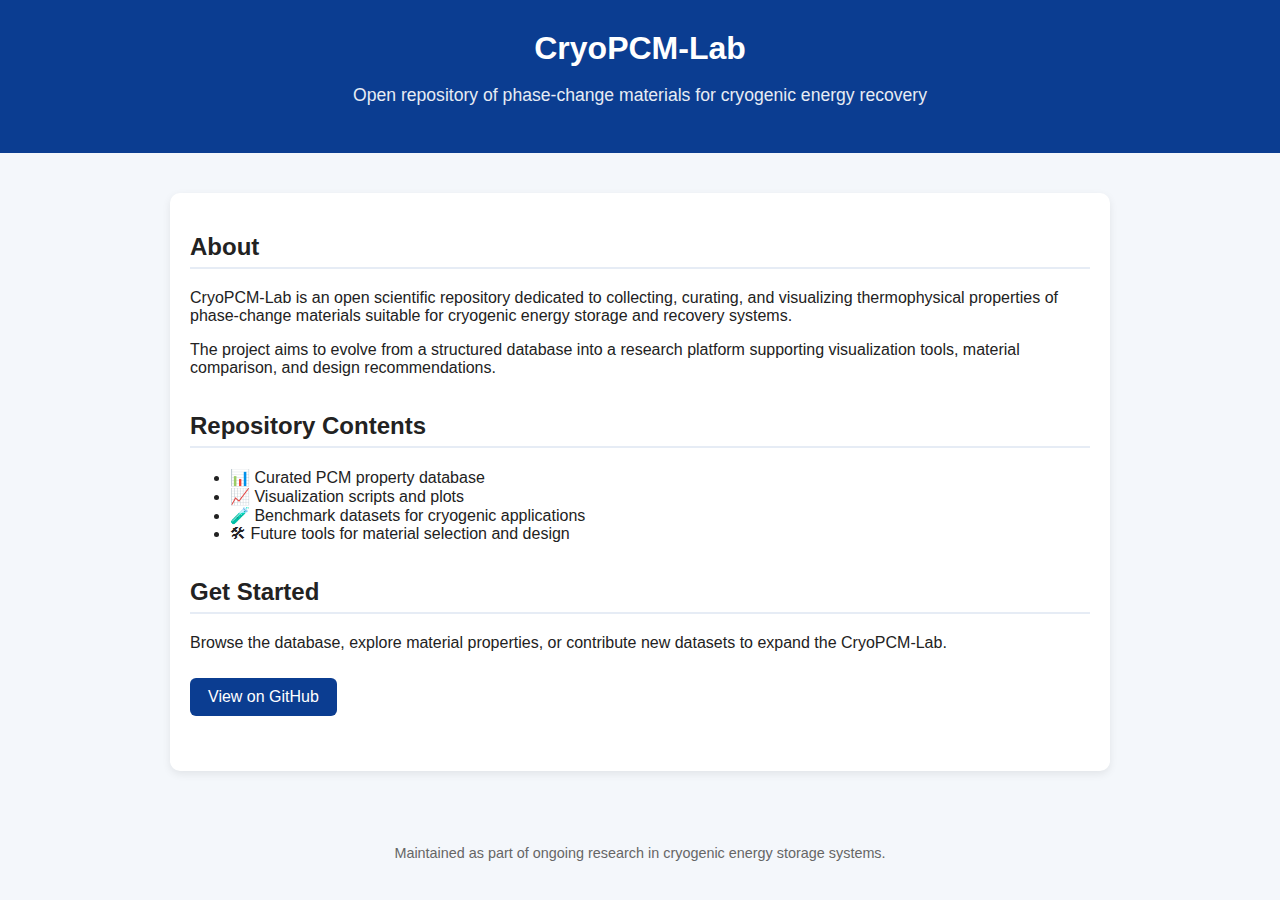
<file: index.html>
<!DOCTYPE html>
<html lang="en">
<head>
    <meta charset="UTF-8">
    <meta name="viewport" content="width=device-width, initial-scale=1.0">
    <title>CryoPCM-Lab</title>

    <style>
        body {
            font-family: Arial, Helvetica, sans-serif;
            margin: 0;
            background-color: #f4f7fb;
            color: #222;
        }

        header {
            background: #0b3d91;
            color: white;
            padding: 30px 20px;
            text-align: center;
        }

        h1 {
            margin: 0;
        }

        .tagline {
            font-size: 1.1em;
            opacity: 0.9;
        }

        main {
            max-width: 900px;
            margin: 40px auto;
            padding: 20px;
            background: white;
            border-radius: 10px;
            box-shadow: 0 3px 8px rgba(0,0,0,0.08);
        }

        section {
            margin-bottom: 35px;
        }

        h2 {
            border-bottom: 2px solid #e6ecf5;
            padding-bottom: 6px;
        }

        footer {
            text-align: center;
            padding: 20px;
            font-size: 0.9em;
            color: #666;
        }

        a.button {
            display: inline-block;
            padding: 10px 18px;
            background: #0b3d91;
            color: white;
            text-decoration: none;
            border-radius: 6px;
            margin-top: 10px;
        }

        a.button:hover {
            background: #072c6a;
        }
    </style>
</head>

<body>

<header>
    <h1>CryoPCM-Lab</h1>
    <p class="tagline">
        Open repository of phase-change materials for cryogenic energy recovery
    </p>
</header>

<main>

    <section>
        <h2>About</h2>
        <p>
            CryoPCM-Lab is an open scientific repository dedicated to collecting,
            curating, and visualizing thermophysical properties of phase-change
            materials suitable for cryogenic energy storage and recovery systems.
        </p>
        <p>
            The project aims to evolve from a structured database into a research
            platform supporting visualization tools, material comparison, and
            design recommendations.
        </p>
    </section>

    <section>
        <h2>Repository Contents</h2>
        <ul>
            <li>📊 Curated PCM property database</li>
            <li>📈 Visualization scripts and plots</li>
            <li>🧪 Benchmark datasets for cryogenic applications</li>
            <li>🛠 Future tools for material selection and design</li>
        </ul>
    </section>

    <section>
        <h2>Get Started</h2>
        <p>
            Browse the database, explore material properties, or contribute new
            datasets to expand the CryoPCM-Lab.
        </p>

        <a class="button" href="https://github.com/YOUR_USERNAME/CryoPCM-Lab">
            View on GitHub
        </a>
    </section>

</main>

<footer>
    <p>
        Maintained as part of ongoing research in cryogenic energy storage systems.
    </p>
</footer>

</body>
</html>
</file>
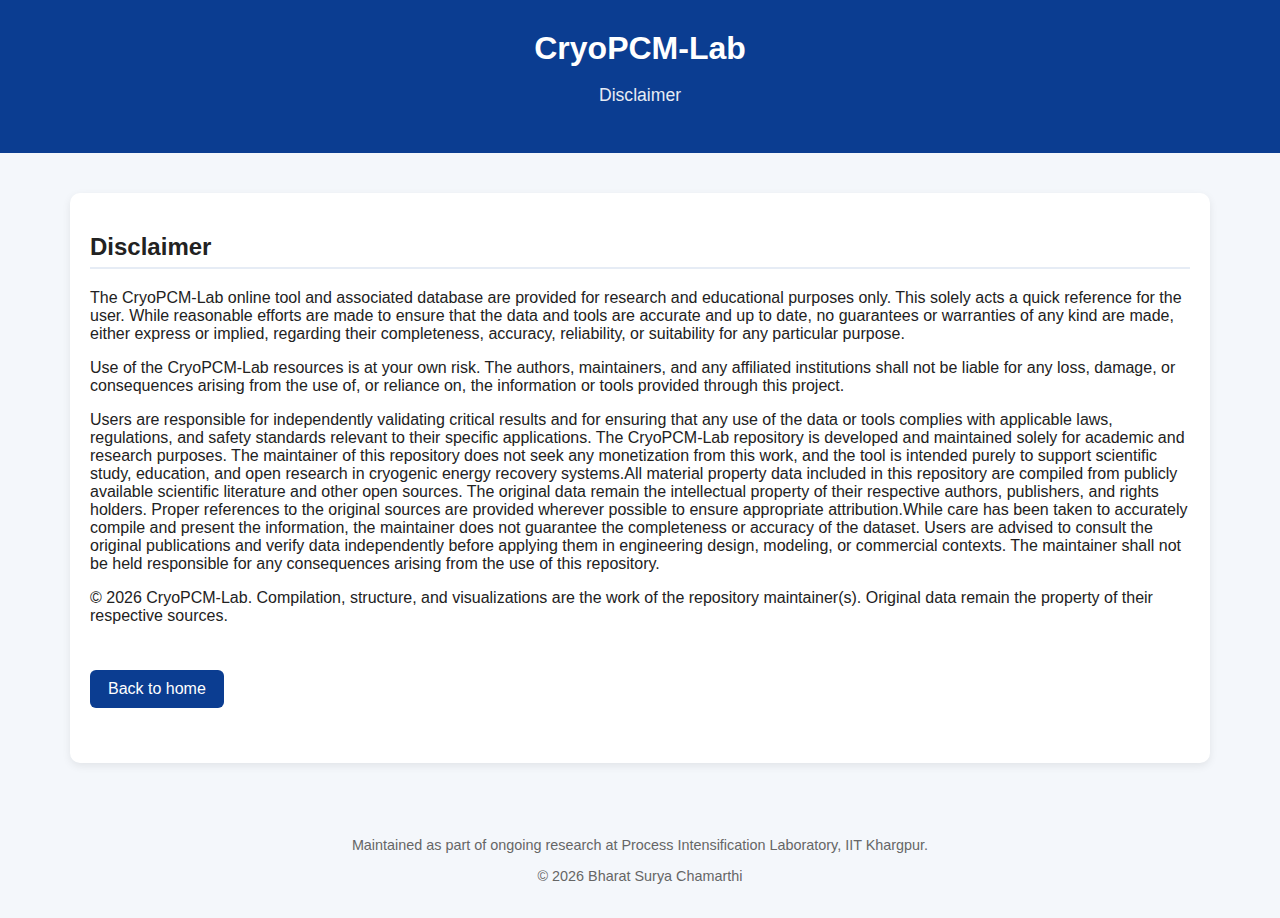
<file: disclaimer.html>
<!DOCTYPE html>
<html lang="en">
<head>
    <meta charset="UTF-8">
    <meta name="viewport" content="width=device-width, initial-scale=1.0">
    <title>CryoPCM-Lab Disclaimer</title>
    <link rel="stylesheet" href="css/styles.css">
</head>
<body>

<header>
    <h1>CryoPCM-Lab</h1>
    <p class="tagline">
        Disclaimer
    </p>
</header>

<main>
    <section>
        <h2>Disclaimer</h2>
        <p>
            The CryoPCM-Lab online tool and associated database are provided for
            research and educational purposes only. This solely acts a quick reference for the user. 
            While reasonable efforts are
            made to ensure that the data and tools are accurate and up to date,
            no guarantees or warranties of any kind are made, either express or
            implied, regarding their completeness, accuracy, reliability, or
            suitability for any particular purpose.
        </p>
        <p>
            Use of the CryoPCM-Lab resources is at your own risk. The authors,
            maintainers, and any affiliated institutions shall not be liable for
            any loss, damage, or consequences arising from the use of, or
            reliance on, the information or tools provided through this project.
        </p>
        <p>
            Users are responsible for independently validating critical results
            and for ensuring that any use of the data or tools complies with
            applicable laws, regulations, and safety standards relevant to their
            specific applications.
            The CryoPCM-Lab repository is developed and maintained solely for academic and research purposes. The maintainer of this repository does not seek any monetization from this work, and the tool is intended purely to support scientific study, education, and open research in cryogenic energy recovery systems.All material property data included in this repository are compiled from publicly available scientific literature and other open sources. The original data remain the intellectual property of their respective authors, publishers, and rights holders. Proper references to the original sources are provided wherever possible to ensure appropriate attribution.While care has been taken to accurately compile and present the information, the maintainer does not guarantee the completeness or accuracy of the dataset. Users are advised to consult the original publications and verify data independently before applying them in engineering design, modeling, or commercial contexts. The maintainer shall not be held responsible for any consequences arising from the use of this repository.
        </p>
        <p>
            © 2026 CryoPCM-Lab. Compilation, structure, and visualizations are the work of the repository maintainer(s). Original data remain the property of their respective sources.
        </p>
    </section>

    <section>
        <a class="button" href="index.html">Back to home</a>
    </section>
</main>

<footer>
    <p>
        Maintained as part of ongoing research at Process Intensification Laboratory, IIT Khargpur.
        <p>
            &copy; <span id="year"></span> Bharat Surya Chamarthi
        </p>
    
    </p>
</footer>

<script>
    // Set current year in footer
    document.getElementById('year').textContent = new Date().getFullYear();
</script>

</body>
</html>
</file>
<file: css/styles.css>
body {
    font-family: Arial, Helvetica, sans-serif;
    margin: 0;
    background-color: #f4f7fb;
    color: #222;
}

header {
    background: #0b3d91;
    color: white;
    padding: 30px 20px;
    text-align: center;
}

h1 {
    margin: 0;
}

.tagline {
    font-size: 1.1em;
    opacity: 0.9;
}

main {
    max-width: 1100px;
    margin: 40px auto;
    padding: 20px;
    background: white;
    border-radius: 10px;
    box-shadow: 0 3px 8px rgba(0,0,0,0.08);
}

section {
    margin-bottom: 35px;
}

h2 {
    border-bottom: 2px solid #e6ecf5;
    padding-bottom: 6px;
}

footer {
    text-align: center;
    padding: 20px;
    font-size: 0.9em;
    color: #666;
}

a.button {
    display: inline-block;
    padding: 10px 18px;
    background: #0b3d91;
    color: white;
    text-decoration: none;
    border-radius: 6px;
    margin-top: 10px;
    border-radius: 6px;
    border: none;
    cursor: pointer;
}

a.button:hover {
    background: #072c6a;
}
</file>
